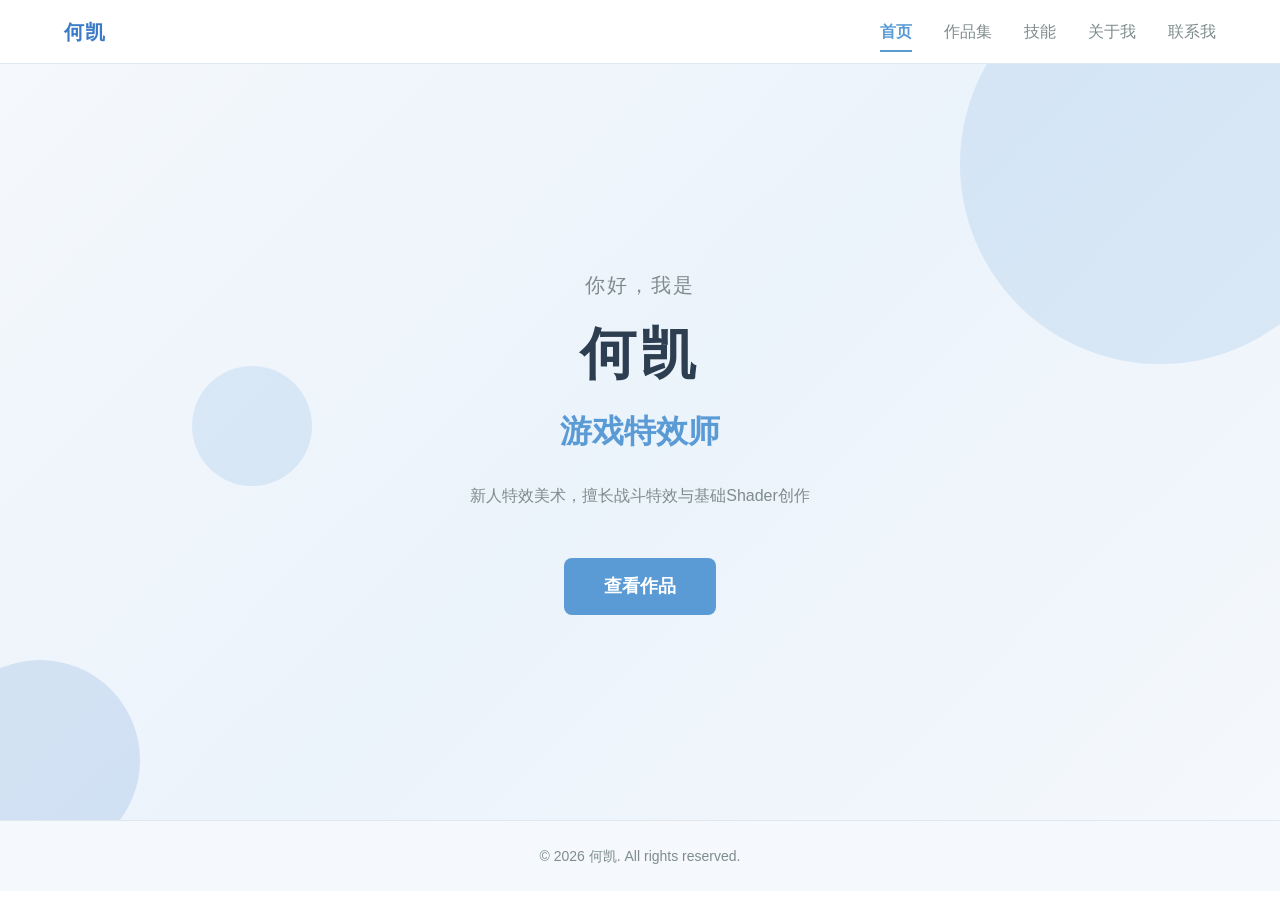
<file: index.html>
<!DOCTYPE html>
<html lang="zh-CN">
<head>
    <meta charset="UTF-8">
    <meta name="viewport" content="width=device-width, initial-scale=1.0">
    <title>何凯 | 游戏特效师作品集</title>
    <link rel="stylesheet" href="css/style.css">
</head>
<body>
    <!-- 导航栏 -->
    <header class="nav-bar">
        <div class="nav-container">
            <a href="index.html" class="nav-logo">何凯</a>
            <nav class="nav-links">
                <a href="index.html" class="nav-link active">首页</a>
                <a href="portfolio.html" class="nav-link">作品集</a>
                <a href="skills.html" class="nav-link">技能</a>
                <a href="about.html" class="nav-link">关于我</a>
                <a href="contact.html" class="nav-link">联系我</a>
            </nav>
            <!-- 移动端汉堡按钮 -->
            <button class="nav-toggle" aria-label="菜单">
                <span></span><span></span><span></span>
            </button>
        </div>
    </header>

    <!-- 页面主体 -->
    <main class="page-content">
        <!-- Hero 区域 -->
        <section class="hero">
            <div class="hero-bg-decor">
                <div class="decor-circle decor-1"></div>
                <div class="decor-circle decor-2"></div>
                <div class="decor-circle decor-3"></div>
            </div>
            <div class="hero-content">
                <p class="hero-greeting">你好，我是</p>
                <h1 class="hero-name">何凯</h1>
                <p class="hero-title">游戏特效师</p>
                <p class="hero-tagline">新人特效美术，擅长战斗特效与基础Shader创作</p>
                <a href="portfolio.html" class="btn btn-primary hero-btn">查看作品</a>
            </div>
        </section>
    </main>

    <!-- 页脚 -->
    <footer class="site-footer">
        <div class="footer-container">
            <p>&copy; 2026 何凯. All rights reserved.</p>
        </div>
    </footer>

    <script src="js/main.js"></script>
</body>
</html>
</file>
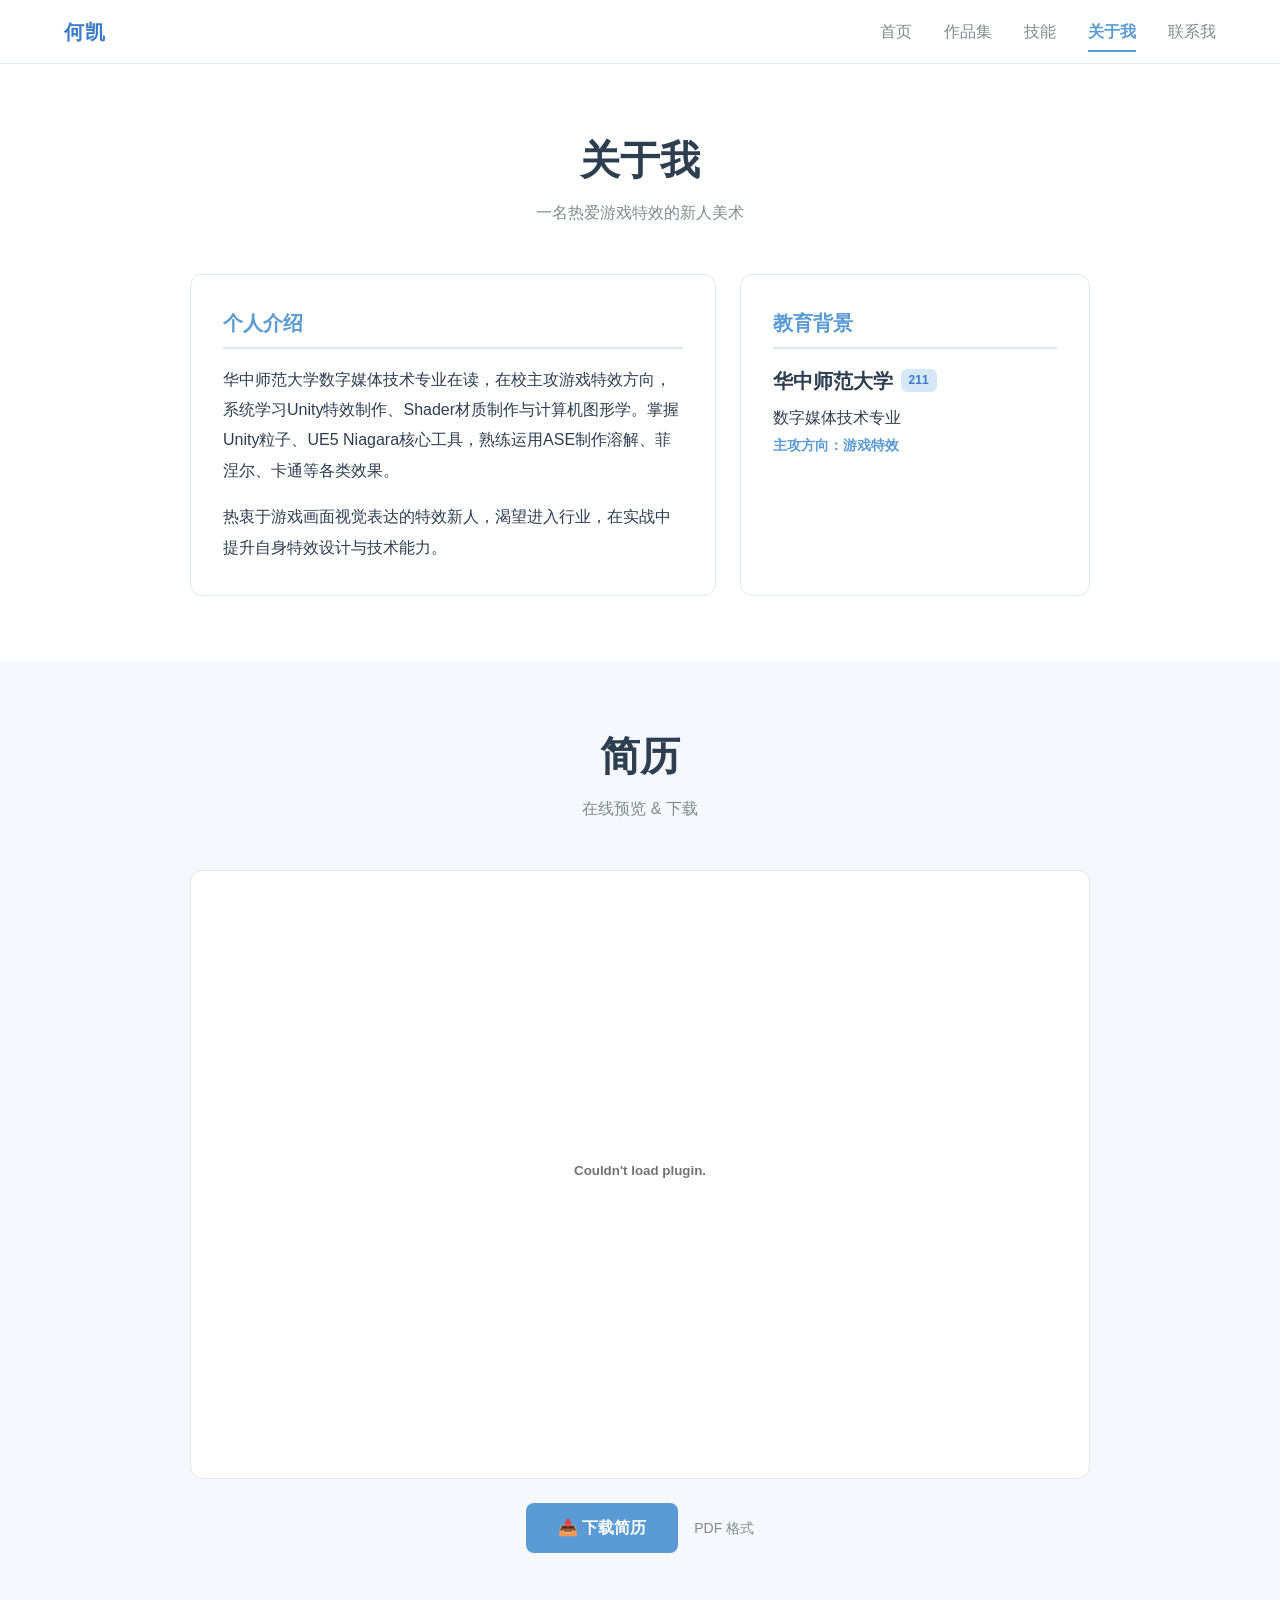
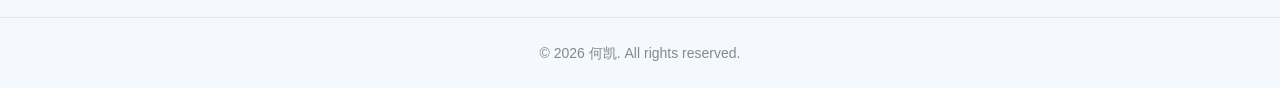
<file: about.html>
<!DOCTYPE html>
<html lang="zh-CN">
<head>
    <meta charset="UTF-8">
    <meta name="viewport" content="width=device-width, initial-scale=1.0">
    <title>关于我 | 何凯作品集</title>
    <link rel="stylesheet" href="css/style.css">
</head>
<body>
    <!-- 导航栏 -->
    <header class="nav-bar">
        <div class="nav-container">
            <a href="index.html" class="nav-logo">何凯</a>
            <nav class="nav-links">
                <a href="index.html" class="nav-link">首页</a>
                <a href="portfolio.html" class="nav-link">作品集</a>
                <a href="skills.html" class="nav-link">技能</a>
                <a href="about.html" class="nav-link active">关于我</a>
                <a href="contact.html" class="nav-link">联系我</a>
            </nav>
            <button class="nav-toggle" aria-label="菜单">
                <span></span><span></span><span></span>
            </button>
        </div>
    </header>

    <!-- 页面主体 -->
    <main class="page-content">
        <!-- 个人介绍 -->
        <section class="section">
            <div class="container">
                <h2 class="section-title">关于我</h2>
                <p class="section-subtitle">一名热爱游戏特效的新人美术</p>

                <div class="about-intro">
                    <div class="about-card about-bio">
                        <h3 class="about-label">个人介绍</h3>
                        <p class="about-text">华中师范大学数字媒体技术专业在读，在校主攻游戏特效方向，系统学习Unity特效制作、Shader材质制作与计算机图形学。掌握Unity粒子、UE5 Niagara核心工具，熟练运用ASE制作溶解、菲涅尔、卡通等各类效果。</p>
                        <p class="about-text">热衷于游戏画面视觉表达的特效新人，渴望进入行业，在实战中提升自身特效设计与技术能力。</p>
                    </div>

                    <div class="about-card about-edu">
                        <h3 class="about-label">教育背景</h3>
                        <div class="edu-school">
                            <span class="edu-name">华中师范大学</span>
                            <span class="edu-tag">211</span>
                        </div>
                        <p class="edu-major">数字媒体技术专业</p>
                        <p class="edu-focus">主攻方向：游戏特效</p>
                    </div>
                </div>
            </div>
        </section>

        <!-- 简历区 -->
        <section class="section section-alt">
            <div class="container">
                <h2 class="section-title">简历</h2>
                <p class="section-subtitle">在线预览 &amp; 下载</p>

                <div class="resume-area">
                    <!-- PDF 预览 -->
                    <div class="resume-preview">
                        <embed src="assets/resume.pdf" type="application/pdf" class="resume-embed">
                    </div>

                    <!-- 下载按钮 -->
                    <div class="resume-actions">
                        <a href="assets/resume.pdf" class="btn btn-primary" download>
                            📥 下载简历
                        </a>
                        <span class="resume-hint">PDF 格式</span>
                    </div>
                </div>
            </div>
        </section>
    </main>

    <!-- 页脚 -->
    <footer class="site-footer">
        <div class="footer-container">
            <p>&copy; 2026 何凯. All rights reserved.</p>
        </div>
    </footer>

    <script src="js/main.js"></script>
</body>
</html>
</file>
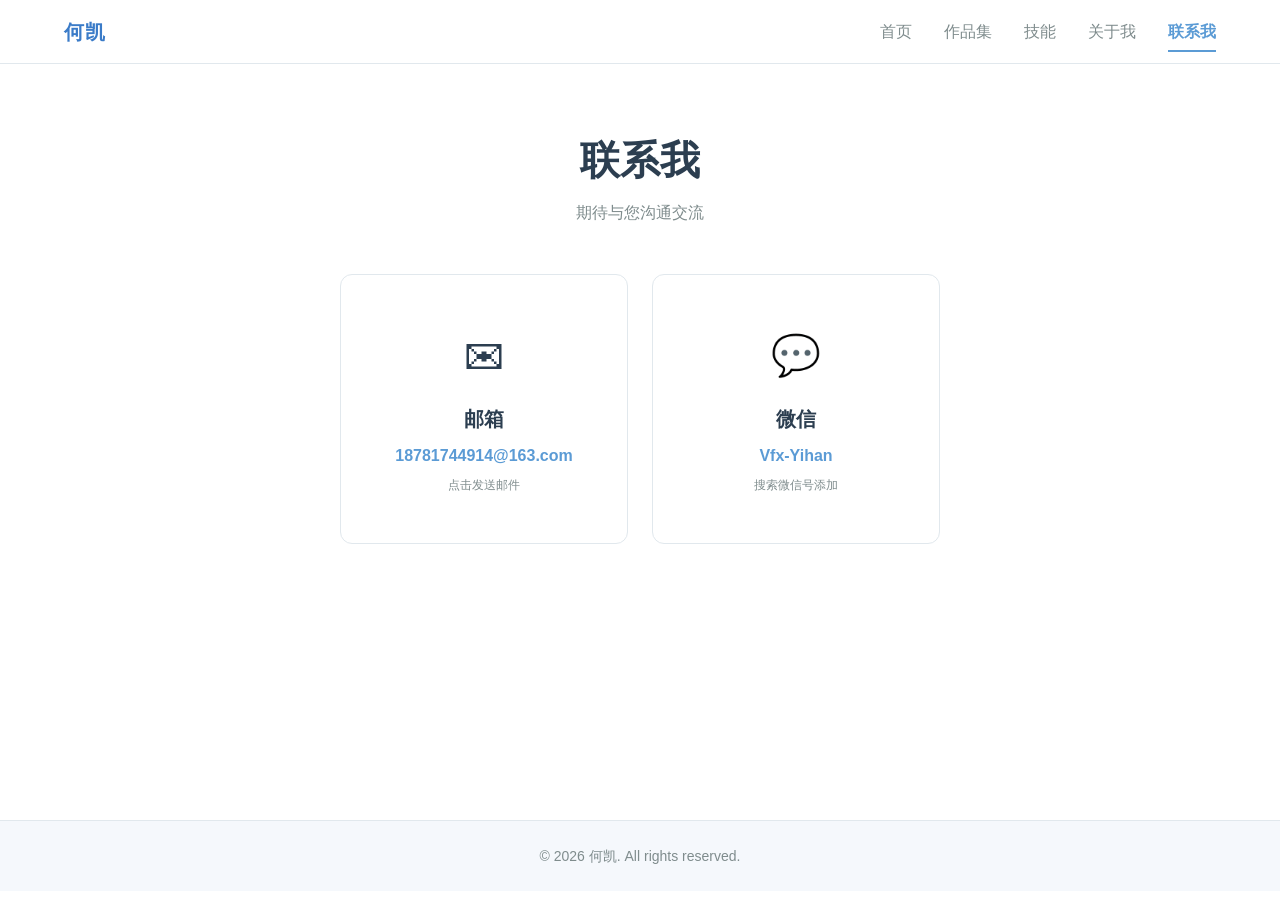
<file: contact.html>
<!DOCTYPE html>
<html lang="zh-CN">
<head>
    <meta charset="UTF-8">
    <meta name="viewport" content="width=device-width, initial-scale=1.0">
    <title>联系我 | 何凯作品集</title>
    <link rel="stylesheet" href="css/style.css">
</head>
<body>
    <!-- 导航栏 -->
    <header class="nav-bar">
        <div class="nav-container">
            <a href="index.html" class="nav-logo">何凯</a>
            <nav class="nav-links">
                <a href="index.html" class="nav-link">首页</a>
                <a href="portfolio.html" class="nav-link">作品集</a>
                <a href="skills.html" class="nav-link">技能</a>
                <a href="about.html" class="nav-link">关于我</a>
                <a href="contact.html" class="nav-link active">联系我</a>
            </nav>
            <button class="nav-toggle" aria-label="菜单">
                <span></span><span></span><span></span>
            </button>
        </div>
    </header>

    <!-- 页面主体 -->
    <main class="page-content">
        <section class="section">
            <div class="container">
                <h2 class="section-title">联系我</h2>
                <p class="section-subtitle">期待与您沟通交流</p>

                <div class="contact-cards">
                    <!-- 邮箱 -->
                    <a href="mailto:18781744914@163.com" class="contact-card">
                        <span class="contact-icon">✉</span>
                        <h3 class="contact-label">邮箱</h3>
                        <p class="contact-value">18781744914@163.com</p>
                        <span class="contact-hint">点击发送邮件</span>
                    </a>

                    <!-- 微信 -->
                    <div class="contact-card">
                        <span class="contact-icon">💬</span>
                        <h3 class="contact-label">微信</h3>
                        <p class="contact-value">Vfx-Yihan</p>
                        <span class="contact-hint">搜索微信号添加</span>
                    </div>
                </div>
            </div>
        </section>
    </main>

    <!-- 页脚 -->
    <footer class="site-footer">
        <div class="footer-container">
            <p>&copy; 2026 何凯. All rights reserved.</p>
        </div>
    </footer>

    <script src="js/main.js"></script>
</body>
</html>
</file>
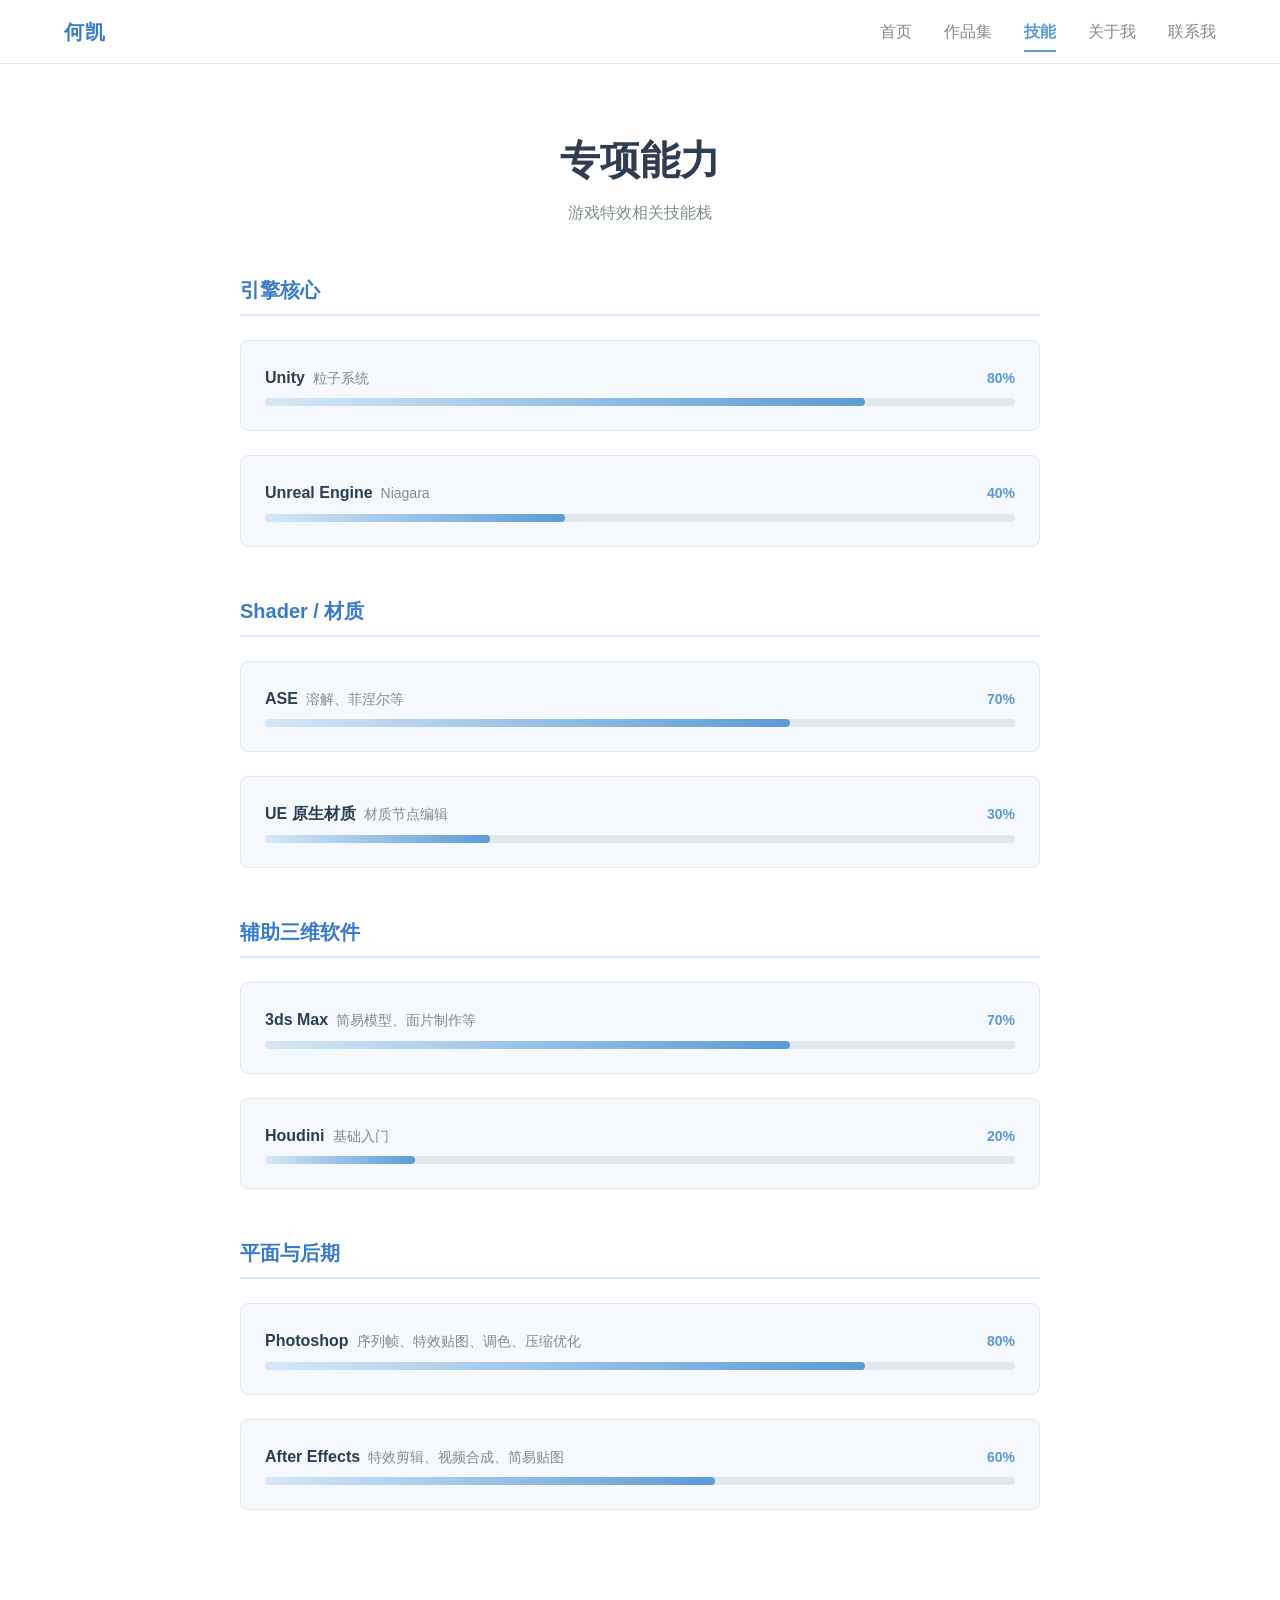
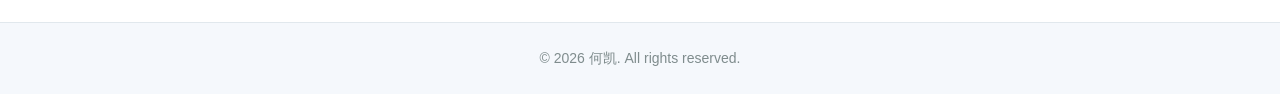
<file: skills.html>
<!DOCTYPE html>
<html lang="zh-CN">
<head>
    <meta charset="UTF-8">
    <meta name="viewport" content="width=device-width, initial-scale=1.0">
    <title>技能 | 何凯作品集</title>
    <link rel="stylesheet" href="css/style.css">
</head>
<body>
    <!-- 导航栏 -->
    <header class="nav-bar">
        <div class="nav-container">
            <a href="index.html" class="nav-logo">何凯</a>
            <nav class="nav-links">
                <a href="index.html" class="nav-link">首页</a>
                <a href="portfolio.html" class="nav-link">作品集</a>
                <a href="skills.html" class="nav-link active">技能</a>
                <a href="about.html" class="nav-link">关于我</a>
                <a href="contact.html" class="nav-link">联系我</a>
            </nav>
            <button class="nav-toggle" aria-label="菜单">
                <span></span><span></span><span></span>
            </button>
        </div>
    </header>

    <!-- 页面主体 -->
    <main class="page-content">
        <section class="section">
            <div class="container">
                <h2 class="section-title">专项能力</h2>
                <p class="section-subtitle">游戏特效相关技能栈</p>

                <!-- 引擎核心 -->
                <div class="skill-category">
                    <h3 class="skill-cat-title">引擎核心</h3>
                    <div class="skill-list">
                        <div class="skill-item">
                            <div class="skill-header">
                                <span class="skill-name">Unity</span>
                                <span class="skill-desc">粒子系统</span>
                                <span class="skill-pct">80%</span>
                            </div>
                            <div class="skill-bar"><div class="skill-fill" data-width="80"></div></div>
                        </div>
                        <div class="skill-item">
                            <div class="skill-header">
                                <span class="skill-name">Unreal Engine</span>
                                <span class="skill-desc">Niagara</span>
                                <span class="skill-pct">40%</span>
                            </div>
                            <div class="skill-bar"><div class="skill-fill" data-width="40"></div></div>
                        </div>
                    </div>
                </div>

                <!-- Shader/材质 -->
                <div class="skill-category">
                    <h3 class="skill-cat-title">Shader / 材质</h3>
                    <div class="skill-list">
                        <div class="skill-item">
                            <div class="skill-header">
                                <span class="skill-name">ASE</span>
                                <span class="skill-desc">溶解、菲涅尔等</span>
                                <span class="skill-pct">70%</span>
                            </div>
                            <div class="skill-bar"><div class="skill-fill" data-width="70"></div></div>
                        </div>
                        <div class="skill-item">
                            <div class="skill-header">
                                <span class="skill-name">UE 原生材质</span>
                                <span class="skill-desc">材质节点编辑</span>
                                <span class="skill-pct">30%</span>
                            </div>
                            <div class="skill-bar"><div class="skill-fill" data-width="30"></div></div>
                        </div>
                    </div>
                </div>

                <!-- 辅助三维软件 -->
                <div class="skill-category">
                    <h3 class="skill-cat-title">辅助三维软件</h3>
                    <div class="skill-list">
                        <div class="skill-item">
                            <div class="skill-header">
                                <span class="skill-name">3ds Max</span>
                                <span class="skill-desc">简易模型、面片制作等</span>
                                <span class="skill-pct">70%</span>
                            </div>
                            <div class="skill-bar"><div class="skill-fill" data-width="70"></div></div>
                        </div>
                        <div class="skill-item">
                            <div class="skill-header">
                                <span class="skill-name">Houdini</span>
                                <span class="skill-desc">基础入门</span>
                                <span class="skill-pct">20%</span>
                            </div>
                            <div class="skill-bar"><div class="skill-fill" data-width="20"></div></div>
                        </div>
                    </div>
                </div>

                <!-- 平面与后期 -->
                <div class="skill-category">
                    <h3 class="skill-cat-title">平面与后期</h3>
                    <div class="skill-list">
                        <div class="skill-item">
                            <div class="skill-header">
                                <span class="skill-name">Photoshop</span>
                                <span class="skill-desc">序列帧、特效贴图、调色、压缩优化</span>
                                <span class="skill-pct">80%</span>
                            </div>
                            <div class="skill-bar"><div class="skill-fill" data-width="80"></div></div>
                        </div>
                        <div class="skill-item">
                            <div class="skill-header">
                                <span class="skill-name">After Effects</span>
                                <span class="skill-desc">特效剪辑、视频合成、简易贴图</span>
                                <span class="skill-pct">60%</span>
                            </div>
                            <div class="skill-bar"><div class="skill-fill" data-width="60"></div></div>
                        </div>
                    </div>
                </div>

            </div>
        </section>
    </main>

    <!-- 页脚 -->
    <footer class="site-footer">
        <div class="footer-container">
            <p>&copy; 2026 何凯. All rights reserved.</p>
        </div>
    </footer>

    <script src="js/main.js"></script>
</body>
</html>
</file>
<file: css/style.css>
/* ========================================
   设计令牌（CSS 变量）
   ======================================== */
:root {
    /* 色彩 */
    --primary: #5B9BD5;
    --primary-dark: #3A7BC8;
    --primary-light: #D6E8F7;
    --bg: #FFFFFF;
    --bg-light: #F5F8FC;
    --text: #2C3E50;
    --text-light: #7F8C8D;
    --text-white: #FFFFFF;
    --border: #E1E8ED;
    --shadow: 0 2px 12px rgba(0, 0, 0, 0.08);
    --shadow-hover: 0 4px 20px rgba(0, 0, 0, 0.12);

    /* 间距（8px 基准） */
    --space-xs: 4px;
    --space-sm: 8px;
    --space-md: 16px;
    --space-lg: 24px;
    --space-xl: 32px;
    --space-2xl: 48px;
    --space-3xl: 64px;

    /* 字体 */
    --font-family: "PingFang SC", "Microsoft YaHei", "Helvetica Neue", Arial, sans-serif;
    --font-h1: 2.5rem;   /* 48px → rem */
    --font-h2: 2rem;      /* 32px */
    --font-h3: 1.25rem;   /* 20px */
    --font-body: 1rem;    /* 16px */
    --font-small: 0.875rem; /* 14px */
    --font-caption: 0.75rem; /* 12px */

    /* 圆角 */
    --radius-sm: 6px;
    --radius-md: 8px;
    --radius-lg: 12px;

    /* 导航栏高度 */
    --nav-height: 64px;

    /* 容器最大宽度 */
    --container-max: 1200px;
}

/* ========================================
   CSS Reset
   ======================================== */
*,
*::before,
*::after {
    box-sizing: border-box;
    margin: 0;
    padding: 0;
}

html {
    scroll-behavior: smooth;
    -webkit-text-size-adjust: 100%;
}

body {
    font-family: var(--font-family);
    font-size: var(--font-body);
    color: var(--text);
    background-color: var(--bg);
    line-height: 1.6;
    min-height: 100vh;
    /* 为固定导航栏留出空间 */
    padding-top: var(--nav-height);
}

img {
    max-width: 100%;
    height: auto;
    display: block;
}

a {
    color: inherit;
    text-decoration: none;
}

ul, ol {
    list-style: none;
}

button {
    cursor: pointer;
    font-family: inherit;
    border: none;
    background: none;
}

/* ========================================
   通用容器
   ======================================== */
.page-content {
    min-height: calc(100vh - var(--nav-height) - 80px);
}

.container {
    max-width: var(--container-max);
    margin: 0 auto;
    padding: 0 var(--space-lg);
}

.section {
    padding: var(--space-3xl) 0;
}

.section-alt {
    background-color: var(--bg-light);
}

/* ========================================
   导航栏
   ======================================== */
.nav-bar {
    position: fixed;
    top: 0;
    left: 0;
    right: 0;
    height: var(--nav-height);
    background-color: var(--bg);
    border-bottom: 1px solid var(--border);
    z-index: 1000;
    backdrop-filter: blur(8px);
}

.nav-container {
    max-width: var(--container-max);
    margin: 0 auto;
    padding: 0 var(--space-lg);
    height: 100%;
    display: flex;
    align-items: center;
    justify-content: space-between;
}

.nav-logo {
    font-size: var(--font-h3);
    font-weight: 700;
    color: var(--primary-dark);
    letter-spacing: 1px;
}

.nav-links {
    display: flex;
    gap: var(--space-xl);
}

.nav-link {
    font-size: var(--font-body);
    color: var(--text-light);
    padding: var(--space-sm) 0;
    position: relative;
    transition: color 0.2s ease;
}

.nav-link::after {
    content: '';
    position: absolute;
    bottom: 0;
    left: 0;
    right: 0;
    height: 2px;
    background-color: var(--primary);
    transform: scaleX(0);
    transition: transform 0.2s ease;
}

.nav-link:hover {
    color: var(--primary);
}

.nav-link.active {
    color: var(--primary);
    font-weight: 600;
}

.nav-link.active::after {
    transform: scaleX(1);
}

/* 汉堡菜单按钮（移动端默认隐藏） */
.nav-toggle {
    display: none;
    flex-direction: column;
    gap: 5px;
    padding: var(--space-sm);
}

.nav-toggle span {
    display: block;
    width: 24px;
    height: 2px;
    background-color: var(--text);
    border-radius: 2px;
    transition: all 0.3s ease;
}

/* ========================================
   页脚
   ======================================== */
.site-footer {
    background-color: var(--bg-light);
    border-top: 1px solid var(--border);
    padding: var(--space-lg) 0;
    text-align: center;
}

.footer-container {
    max-width: var(--container-max);
    margin: 0 auto;
    padding: 0 var(--space-lg);
}

.site-footer p {
    color: var(--text-light);
    font-size: var(--font-small);
}

/* ========================================
   按钮组件
   ======================================== */
.btn {
    display: inline-block;
    padding: 12px 32px;
    font-size: var(--font-body);
    font-weight: 600;
    border-radius: var(--radius-md);
    transition: all 0.3s ease;
    text-align: center;
}

.btn-primary {
    background-color: var(--primary);
    color: var(--text-white);
}

.btn-primary:hover {
    background-color: var(--primary-dark);
    box-shadow: var(--shadow-hover);
    transform: translateY(-1px);
}

.btn-outline {
    background-color: transparent;
    color: var(--primary);
    border: 2px solid var(--primary);
}

.btn-outline:hover {
    background-color: var(--primary);
    color: var(--text-white);
}

/* ========================================
   关于我页
   ======================================== */
.about-intro {
    display: grid;
    grid-template-columns: 1.5fr 1fr;
    gap: var(--space-lg);
    max-width: 900px;
    margin: 0 auto;
}

.about-card {
    background-color: var(--bg);
    border-radius: var(--radius-lg);
    padding: var(--space-xl);
    border: 1px solid var(--border);
}

.about-label {
    font-size: var(--font-h3);
    font-weight: 700;
    color: var(--primary);
    margin-bottom: var(--space-md);
    padding-bottom: var(--space-sm);
    border-bottom: 2px solid var(--primary-light);
}

.about-text {
    font-size: var(--font-body);
    color: var(--text);
    line-height: 1.9;
    margin-bottom: var(--space-md);
}

.about-text:last-child {
    margin-bottom: 0;
}

/* 教育背景 */
.edu-school {
    display: flex;
    align-items: center;
    gap: var(--space-sm);
    margin-bottom: var(--space-sm);
}

.edu-name {
    font-size: var(--font-h3);
    font-weight: 700;
    color: var(--text);
}

.edu-tag {
    display: inline-block;
    background-color: var(--primary-light);
    color: var(--primary-dark);
    font-size: var(--font-caption);
    font-weight: 700;
    padding: 2px 8px;
    border-radius: var(--radius-sm);
}

.edu-major {
    font-size: var(--font-body);
    color: var(--text);
    margin-bottom: var(--space-xs);
}

.edu-focus {
    font-size: var(--font-small);
    color: var(--primary);
    font-weight: 600;
}

/* 简历区域 */
.resume-area {
    max-width: 900px;
    margin: 0 auto;
}

.resume-preview {
    background-color: var(--bg);
    border-radius: var(--radius-lg);
    border: 1px solid var(--border);
    overflow: hidden;
    margin-bottom: var(--space-lg);
    min-height: 500px;
}

.resume-embed {
    width: 100%;
    height: 600px;
    border: none;
}

.resume-actions {
    text-align: center;
    display: flex;
    align-items: center;
    justify-content: center;
    gap: var(--space-md);
}

.resume-hint {
    font-size: var(--font-small);
    color: var(--text-light);
}

/* ========================================
   联系我页
   ======================================== */
.contact-cards {
    display: grid;
    grid-template-columns: repeat(2, 1fr);
    gap: var(--space-lg);
    max-width: 600px;
    margin: 0 auto;
}

.contact-card {
    display: flex;
    flex-direction: column;
    align-items: center;
    text-align: center;
    background-color: var(--bg);
    border: 1px solid var(--border);
    border-radius: var(--radius-lg);
    padding: var(--space-2xl) var(--space-lg);
    transition: all 0.3s ease;
    text-decoration: none;
    color: inherit;
}

a.contact-card:hover {
    border-color: var(--primary);
    box-shadow: var(--shadow-hover);
    transform: translateY(-2px);
}

.contact-icon {
    font-size: 2.5rem;
    margin-bottom: var(--space-md);
}

.contact-label {
    font-size: var(--font-h3);
    font-weight: 600;
    color: var(--text);
    margin-bottom: var(--space-sm);
}

.contact-value {
    font-size: var(--font-body);
    color: var(--primary);
    font-weight: 600;
    margin-bottom: var(--space-sm);
    word-break: break-all;
}

.contact-hint {
    font-size: var(--font-caption);
    color: var(--text-light);
}

/* ========================================
   技能页
   ======================================== */
.skill-category {
    max-width: 800px;
    margin: 0 auto var(--space-2xl);
}

.skill-cat-title {
    font-size: var(--font-h3);
    font-weight: 700;
    color: var(--primary-dark);
    margin-bottom: var(--space-lg);
    padding-bottom: var(--space-sm);
    border-bottom: 2px solid var(--primary-light);
}

.skill-list {
    display: flex;
    flex-direction: column;
    gap: var(--space-lg);
}

.skill-item {
    background-color: var(--bg-light);
    border-radius: var(--radius-md);
    padding: var(--space-lg);
    border: 1px solid var(--border);
}

.skill-header {
    display: flex;
    align-items: baseline;
    gap: var(--space-sm);
    margin-bottom: var(--space-sm);
    flex-wrap: wrap;
}

.skill-name {
    font-size: var(--font-body);
    font-weight: 700;
    color: var(--text);
}

.skill-desc {
    font-size: var(--font-small);
    color: var(--text-light);
}

.skill-pct {
    font-size: var(--font-small);
    font-weight: 700;
    color: var(--primary);
    margin-left: auto;
}

.skill-bar {
    width: 100%;
    height: 8px;
    background-color: var(--border);
    border-radius: 4px;
    overflow: hidden;
}

.skill-fill {
    height: 100%;
    background: linear-gradient(90deg, var(--primary-light), var(--primary));
    border-radius: 4px;
    width: 0;
    transition: width 1s ease;
}

/* ========================================
   通用区块标题
   ======================================== */
.section-title {
    font-size: var(--font-h1);
    font-weight: 700;
    text-align: center;
    color: var(--text);
    margin-bottom: var(--space-sm);
}

.section-subtitle {
    font-size: var(--font-body);
    color: var(--text-light);
    text-align: center;
    margin-bottom: var(--space-2xl);
}

/* ========================================
   作品集页 — 视频展示
   ======================================== */
.video-showcase {
    max-width: 900px;
    margin: 0 auto var(--space-2xl);
}

.video-wrapper {
    position: relative;
    background-color: #000;
    border-radius: var(--radius-lg);
    overflow: hidden;
    box-shadow: var(--shadow-hover);
}

.video-player {
    display: block;
    width: 100%;
    aspect-ratio: 16 / 9;
    object-fit: contain;
    background-color: #000;
}

/* 作品信息卡片 */
.work-info {
    display: grid;
    grid-template-columns: repeat(3, 1fr);
    gap: var(--space-lg);
    max-width: 900px;
    margin: 0 auto;
}

.work-info-card {
    background-color: var(--bg-light);
    border-radius: var(--radius-lg);
    padding: var(--space-lg);
    border: 1px solid var(--border);
    transition: box-shadow 0.3s ease;
}

.work-info-card:hover {
    box-shadow: var(--shadow);
}

.work-info-title {
    font-size: var(--font-h3);
    font-weight: 600;
    color: var(--primary);
    margin-bottom: var(--space-sm);
}

.work-info-text {
    font-size: var(--font-small);
    color: var(--text-light);
    line-height: 1.8;
}

/* ========================================
   首页 Hero 区域
   ======================================== */
.hero {
    position: relative;
    min-height: calc(100vh - var(--nav-height) - 80px);
    display: flex;
    align-items: center;
    justify-content: center;
    overflow: hidden;
    background: linear-gradient(135deg, #F5F8FC 0%, #EBF3FB 50%, #F5F8FC 100%);
}

/* 背景装饰圆 */
.hero-bg-decor {
    position: absolute;
    inset: 0;
    pointer-events: none;
    overflow: hidden;
}

.decor-circle {
    position: absolute;
    border-radius: 50%;
    opacity: 0.15;
}

.decor-1 {
    width: 400px;
    height: 400px;
    background: var(--primary);
    top: -100px;
    right: -80px;
    animation: float 8s ease-in-out infinite;
}

.decor-2 {
    width: 200px;
    height: 200px;
    background: var(--primary-dark);
    bottom: -40px;
    left: -60px;
    animation: float 6s ease-in-out infinite reverse;
}

.decor-3 {
    width: 120px;
    height: 120px;
    background: var(--primary);
    top: 40%;
    left: 15%;
    animation: float 10s ease-in-out infinite 2s;
}

@keyframes float {
    0%, 100% { transform: translateY(0) scale(1); }
    50% { transform: translateY(-20px) scale(1.05); }
}

/* Hero 文字内容 */
.hero-content {
    position: relative;
    z-index: 1;
    text-align: center;
    padding: var(--space-2xl) var(--space-lg);
    animation: fadeInUp 0.8s ease forwards;
}

@keyframes fadeInUp {
    from {
        opacity: 0;
        transform: translateY(30px);
    }
    to {
        opacity: 1;
        transform: translateY(0);
    }
}

.hero-greeting {
    font-size: var(--font-h3);
    color: var(--text-light);
    margin-bottom: var(--space-sm);
    letter-spacing: 2px;
}

.hero-name {
    font-size: 3.5rem;
    font-weight: 700;
    color: var(--text);
    margin-bottom: var(--space-sm);
    letter-spacing: 4px;
}

.hero-title {
    font-size: var(--font-h2);
    font-weight: 600;
    color: var(--primary);
    margin-bottom: var(--space-lg);
}

.hero-tagline {
    font-size: var(--font-body);
    color: var(--text-light);
    margin-bottom: var(--space-2xl);
    line-height: 1.8;
    max-width: 480px;
    margin-left: auto;
    margin-right: auto;
}

.hero-btn {
    padding: 14px 40px;
    font-size: 1.125rem;
}

/* ========================================
   响应式 - 移动端（< 768px）
   ======================================== */
@media (max-width: 767px) {
    :root {
        --font-h1: 2rem;
        --font-h2: 1.5rem;
        --font-h3: 1.125rem;
    }

    .container {
        padding: 0 var(--space-md);
    }

    .section {
        padding: var(--space-2xl) 0;
    }

    /* 移动端导航 */
    .nav-links {
        position: fixed;
        top: var(--nav-height);
        left: 0;
        right: 0;
        background-color: var(--bg);
        flex-direction: column;
        gap: 0;
        padding: var(--space-md) 0;
        border-bottom: 1px solid var(--border);
        box-shadow: var(--shadow);
        transform: translateY(-100%);
        opacity: 0;
        visibility: hidden;
        transition: all 0.3s ease;
    }

    .nav-links.open {
        transform: translateY(0);
        opacity: 1;
        visibility: visible;
    }

    .nav-link {
        padding: var(--space-md) var(--space-lg);
    }

    .nav-link::after {
        display: none;
    }

    .nav-link.active {
        background-color: var(--primary-light);
    }

    .nav-toggle {
        display: flex;
    }

    /* 移动端 Hero */
    .hero-name {
        font-size: 2.5rem;
        letter-spacing: 2px;
    }

    .hero-tagline {
        max-width: 100%;
        padding: 0 var(--space-md);
    }

    .decor-1 {
        width: 250px;
        height: 250px;
        top: -60px;
        right: -60px;
    }

    .decor-2 {
        width: 140px;
        height: 140px;
    }

    .decor-3 {
        width: 80px;
        height: 80px;
    }

    /* 移动端作品信息 */
    .work-info {
        grid-template-columns: 1fr;
    }

    .video-showcase {
        margin-bottom: var(--space-lg);
    }

    /* 移动端技能 */
    .skill-category {
        margin-bottom: var(--space-xl);
    }

    .skill-header {
        flex-direction: column;
        gap: var(--space-xs);
    }

    .skill-pct {
        margin-left: 0;
    }

    /* 移动端关于我 */
    .about-intro {
        grid-template-columns: 1fr;
    }

    .resume-preview {
        min-height: 300px;
    }

    .resume-embed {
        height: 400px;
    }

    /* 移动端联系 */
    .contact-cards {
        grid-template-columns: 1fr;
    }
}

/* ========================================
   响应式 - 平板（768px ~ 1024px）
   ======================================== */
@media (min-width: 768px) and (max-width: 1024px) {
    :root {
        --font-h1: 2.25rem;
        --font-h2: 1.75rem;
    }

    .nav-links {
        gap: var(--space-lg);
    }
}
</file>
